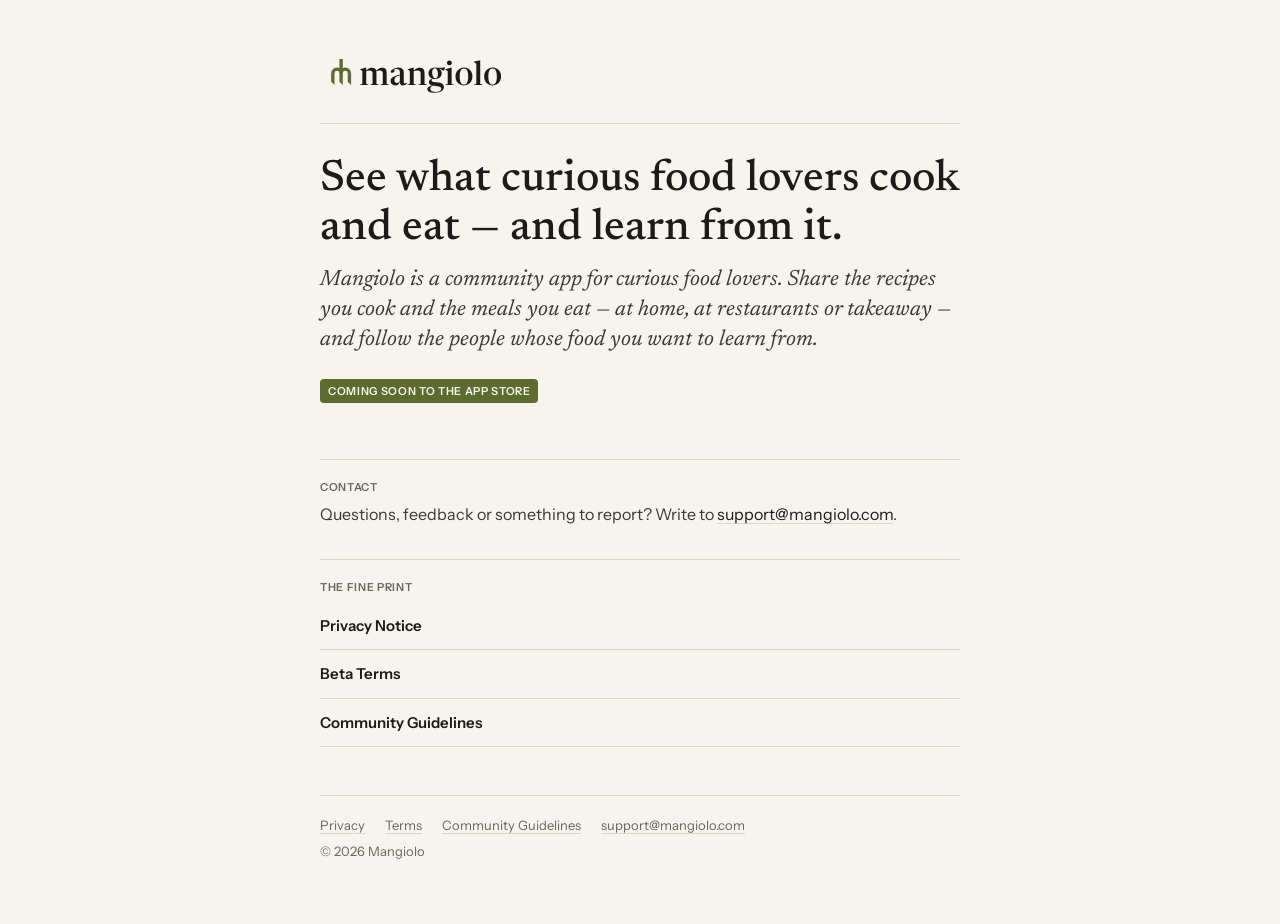
<file: index.html>
<!doctype html>
<html lang="en">
<head>
<meta charset="utf-8">
<meta name="viewport" content="width=device-width, initial-scale=1">
<title>Mangiolo</title>
<meta name="description" content="See what curious food lovers cook and eat — and learn from it.">
<link rel="icon" href="/favicon.svg" type="image/svg+xml">
<link rel="icon" href="/favicon.png" type="image/png">
<link rel="apple-touch-icon" href="/apple-touch-icon.png">
<link rel="stylesheet" href="/assets/style.css">
</head>
<body>
<div class="page">
<header class="site-header"><a class="lockup" href="/" aria-label="Mangiolo home"><img src="/assets/mangiolo-lockup.svg" alt="Mangiolo"></a></header>
<main>
<h1>See what curious food lovers cook and eat — and learn from it.</h1>
<p class="lead">Mangiolo is a community app for curious food lovers. Share the recipes you cook and the meals you eat — at home, at restaurants or takeaway — and follow the people whose food you want to learn from.</p>
<span class="badge">Coming soon to the App Store</span>

<div class="section">
<p class="overline">Contact</p>
<p>Questions, feedback or something to report? Write to <a href="mailto:support@mangiolo.com">support@mangiolo.com</a>.</p>
</div>

<div class="section">
<p class="overline">The fine print</p>
<ul class="links">
<li><a href="/privacy">Privacy Notice</a></li>
<li><a href="/terms">Beta Terms</a></li>
<li><a href="/guidelines">Community Guidelines</a></li>
</ul>
</div>
</main>
<footer class="site-footer">
<nav><a href="/privacy">Privacy</a><a href="/terms">Terms</a><a href="/guidelines">Community Guidelines</a><a href="mailto:support@mangiolo.com">support@mangiolo.com</a></nav>
<p>© 2026 Mangiolo</p>
</footer>
</div>
</body>
</html>
</file>
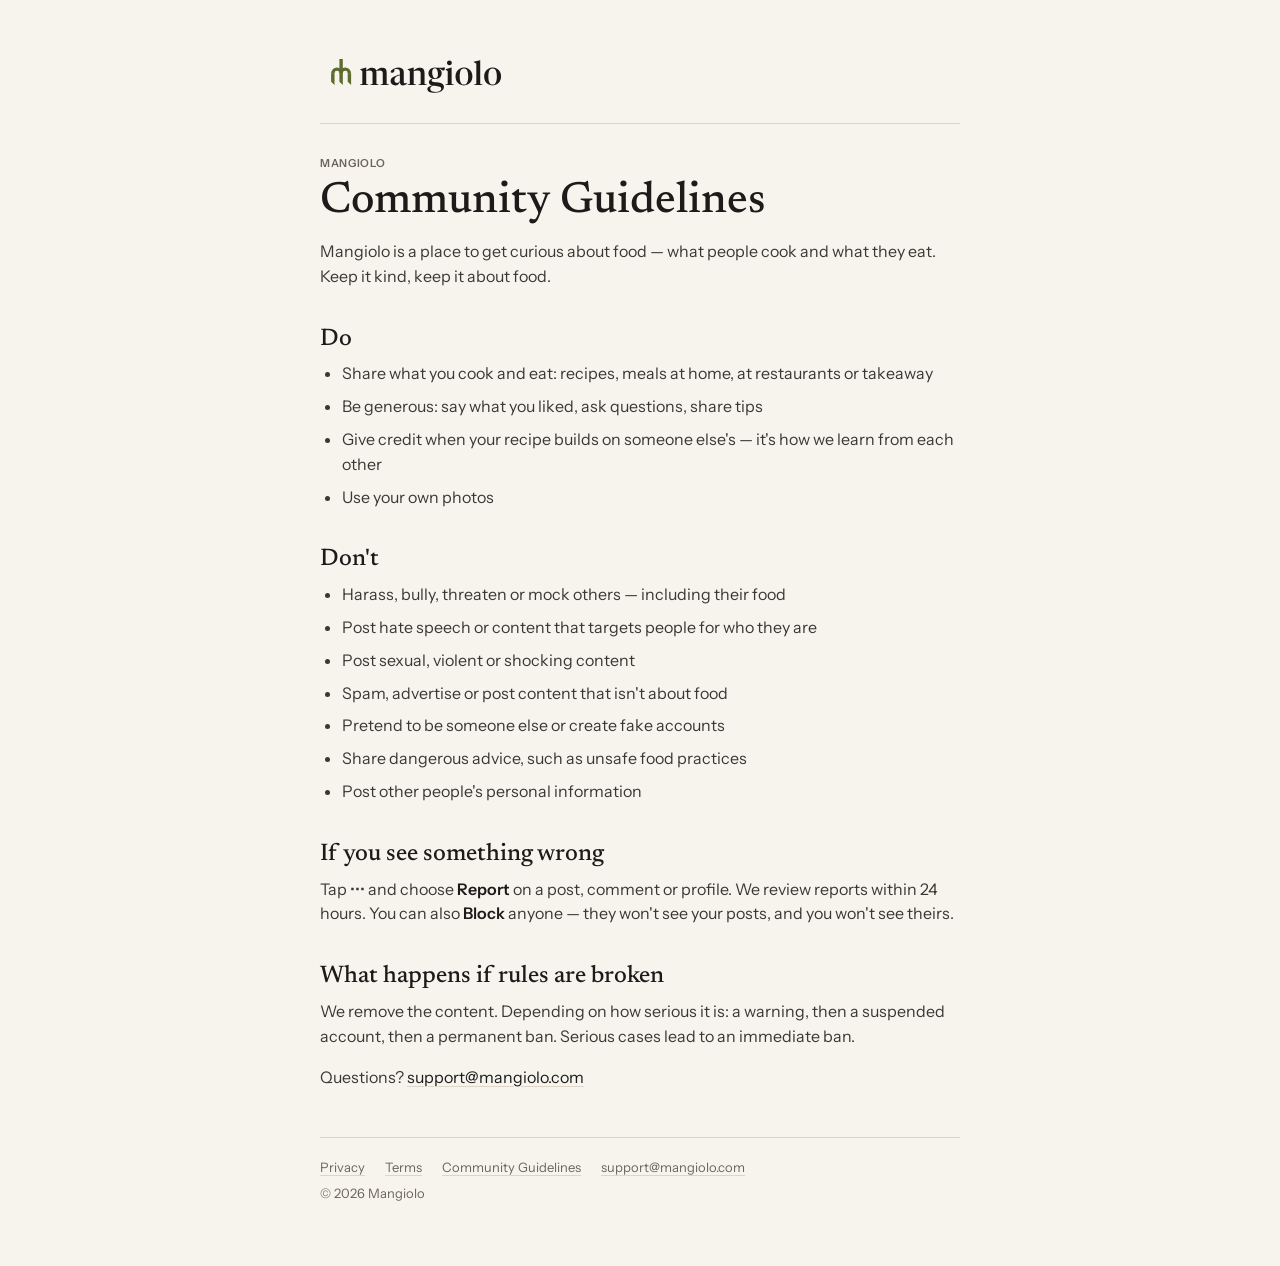
<file: guidelines/index.html>
<!doctype html>
<html lang="en">
<head>
<meta charset="utf-8">
<meta name="viewport" content="width=device-width, initial-scale=1">
<title>Community Guidelines · Mangiolo</title>
<meta name="description" content="How we keep Mangiolo kind and about food.">
<link rel="icon" href="/favicon.svg" type="image/svg+xml">
<link rel="icon" href="/favicon.png" type="image/png">
<link rel="apple-touch-icon" href="/apple-touch-icon.png">
<link rel="stylesheet" href="/assets/style.css">
</head>
<body>
<div class="page">
<header class="site-header"><a class="lockup" href="/" aria-label="Mangiolo home"><img src="/assets/mangiolo-lockup.svg" alt="Mangiolo"></a></header>
<main>
<p class="overline">Mangiolo</p>
<h1>Community Guidelines</h1>
<p>Mangiolo is a place to get curious about food — what people cook and what they eat. Keep it kind, keep it about food.</p>

<h2>Do</h2>
<ul>
<li>Share what you cook and eat: recipes, meals at home, at restaurants or takeaway</li>
<li>Be generous: say what you liked, ask questions, share tips</li>
<li>Give credit when your recipe builds on someone else's — it's how we learn from each other</li>
<li>Use your own photos</li>
</ul>

<h2>Don't</h2>
<ul>
<li>Harass, bully, threaten or mock others — including their food</li>
<li>Post hate speech or content that targets people for who they are</li>
<li>Post sexual, violent or shocking content</li>
<li>Spam, advertise or post content that isn't about food</li>
<li>Pretend to be someone else or create fake accounts</li>
<li>Share dangerous advice, such as unsafe food practices</li>
<li>Post other people's personal information</li>
</ul>

<h2>If you see something wrong</h2>
<p>Tap ••• and choose <strong>Report</strong> on a post, comment or profile. We review reports within 24 hours. You can also <strong>Block</strong> anyone — they won't see your posts, and you won't see theirs.</p>

<h2>What happens if rules are broken</h2>
<p>We remove the content. Depending on how serious it is: a warning, then a suspended account, then a permanent ban. Serious cases lead to an immediate ban.</p>
<p>Questions? <a href="mailto:support@mangiolo.com">support@mangiolo.com</a></p>
</main>
<footer class="site-footer">
<nav><a href="/privacy">Privacy</a><a href="/terms">Terms</a><a href="/guidelines">Community Guidelines</a><a href="mailto:support@mangiolo.com">support@mangiolo.com</a></nav>
<p>© 2026 Mangiolo</p>
</footer>
</div>
</body>
</html>
</file>
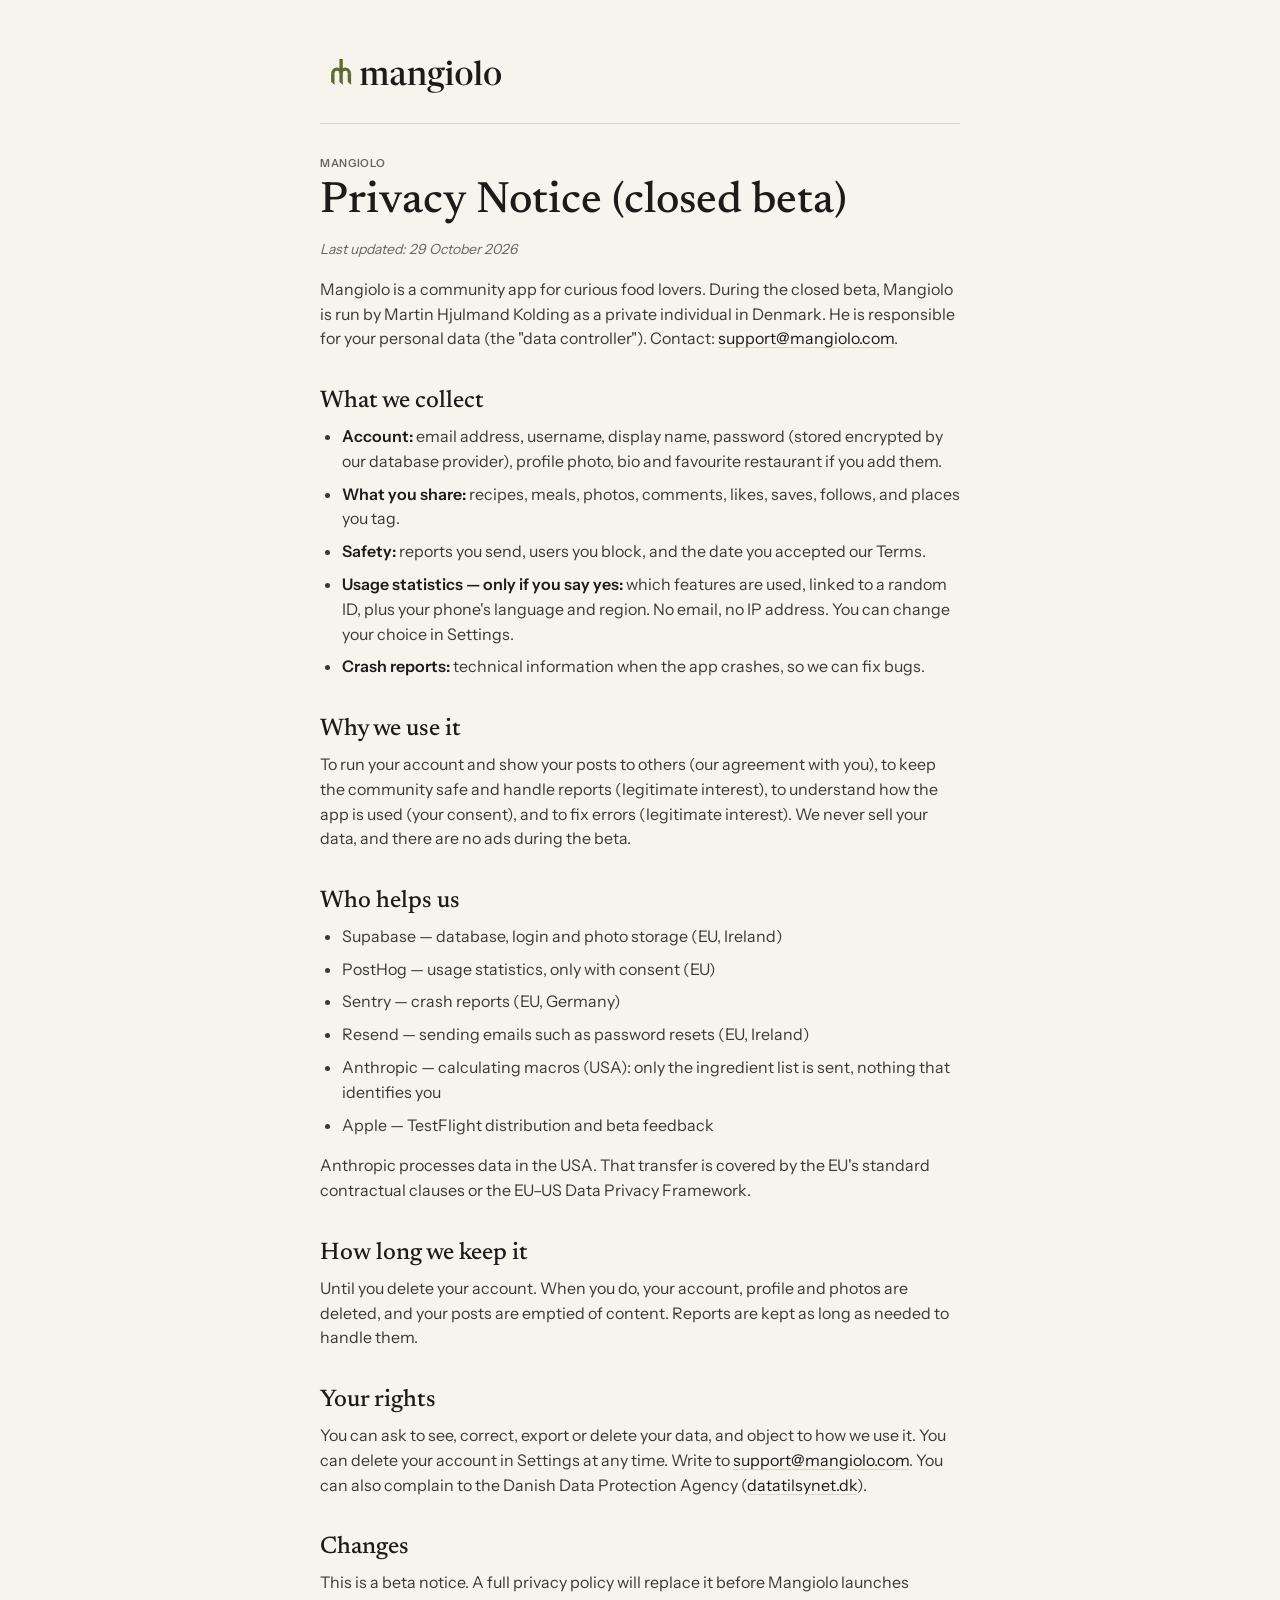
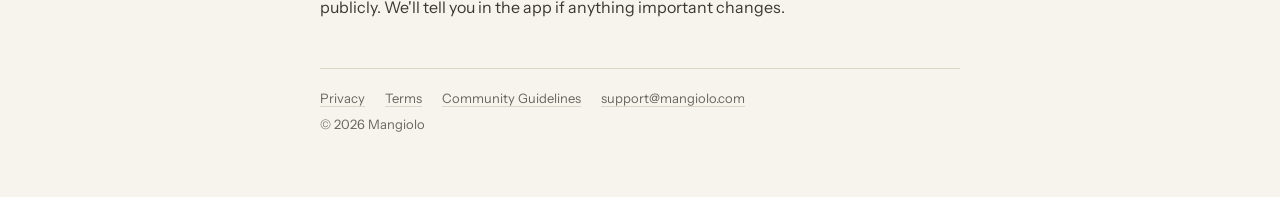
<file: privacy/index.html>
<!doctype html>
<html lang="en">
<head>
<meta charset="utf-8">
<meta name="viewport" content="width=device-width, initial-scale=1">
<title>Privacy Notice · Mangiolo</title>
<meta name="description" content="How Mangiolo handles your personal data during the closed beta.">
<link rel="icon" href="/favicon.svg" type="image/svg+xml">
<link rel="icon" href="/favicon.png" type="image/png">
<link rel="apple-touch-icon" href="/apple-touch-icon.png">
<link rel="stylesheet" href="/assets/style.css">
</head>
<body>
<div class="page">
<header class="site-header"><a class="lockup" href="/" aria-label="Mangiolo home"><img src="/assets/mangiolo-lockup.svg" alt="Mangiolo"></a></header>
<main>
<p class="overline">Mangiolo</p>
<h1>Privacy Notice (closed beta)</h1>
<p class="updated"><em>Last updated: 29 October 2026</em></p>
<p>Mangiolo is a community app for curious food lovers. During the closed beta, Mangiolo is run by Martin Hjulmand Kolding as a private individual in Denmark. He is responsible for your personal data (the "data controller"). Contact: <a href="mailto:support@mangiolo.com">support@mangiolo.com</a>.</p>

<h2>What we collect</h2>
<ul>
<li><strong>Account:</strong> email address, username, display name, password (stored encrypted by our database provider), profile photo, bio and favourite restaurant if you add them.</li>
<li><strong>What you share:</strong> recipes, meals, photos, comments, likes, saves, follows, and places you tag.</li>
<li><strong>Safety:</strong> reports you send, users you block, and the date you accepted our Terms.</li>
<li><strong>Usage statistics — only if you say yes:</strong> which features are used, linked to a random ID, plus your phone's language and region. No email, no IP address. You can change your choice in Settings.</li>
<li><strong>Crash reports:</strong> technical information when the app crashes, so we can fix bugs.</li>
</ul>

<h2>Why we use it</h2>
<p>To run your account and show your posts to others (our agreement with you), to keep the community safe and handle reports (legitimate interest), to understand how the app is used (your consent), and to fix errors (legitimate interest). We never sell your data, and there are no ads during the beta.</p>

<h2>Who helps us</h2>
<ul>
<li>Supabase — database, login and photo storage (EU, Ireland)</li>
<li>PostHog — usage statistics, only with consent (EU)</li>
<li>Sentry — crash reports (EU, Germany)</li>
<li>Resend — sending emails such as password resets (EU, Ireland)</li>
<li>Anthropic — calculating macros (USA): only the ingredient list is sent, nothing that identifies you</li>
<li>Apple — TestFlight distribution and beta feedback</li>
</ul>
<p>Anthropic processes data in the USA. That transfer is covered by the EU's standard contractual clauses or the EU–US Data Privacy Framework.</p>

<h2>How long we keep it</h2>
<p>Until you delete your account. When you do, your account, profile and photos are deleted, and your posts are emptied of content. Reports are kept as long as needed to handle them.</p>

<h2>Your rights</h2>
<p>You can ask to see, correct, export or delete your data, and object to how we use it. You can delete your account in Settings at any time. Write to <a href="mailto:support@mangiolo.com">support@mangiolo.com</a>. You can also complain to the Danish Data Protection Agency (<a href="https://www.datatilsynet.dk">datatilsynet.dk</a>).</p>

<h2>Changes</h2>
<p>This is a beta notice. A full privacy policy will replace it before Mangiolo launches publicly. We'll tell you in the app if anything important changes.</p>
</main>
<footer class="site-footer">
<nav><a href="/privacy">Privacy</a><a href="/terms">Terms</a><a href="/guidelines">Community Guidelines</a><a href="mailto:support@mangiolo.com">support@mangiolo.com</a></nav>
<p>© 2026 Mangiolo</p>
</footer>
</div>
</body>
</html>
</file>
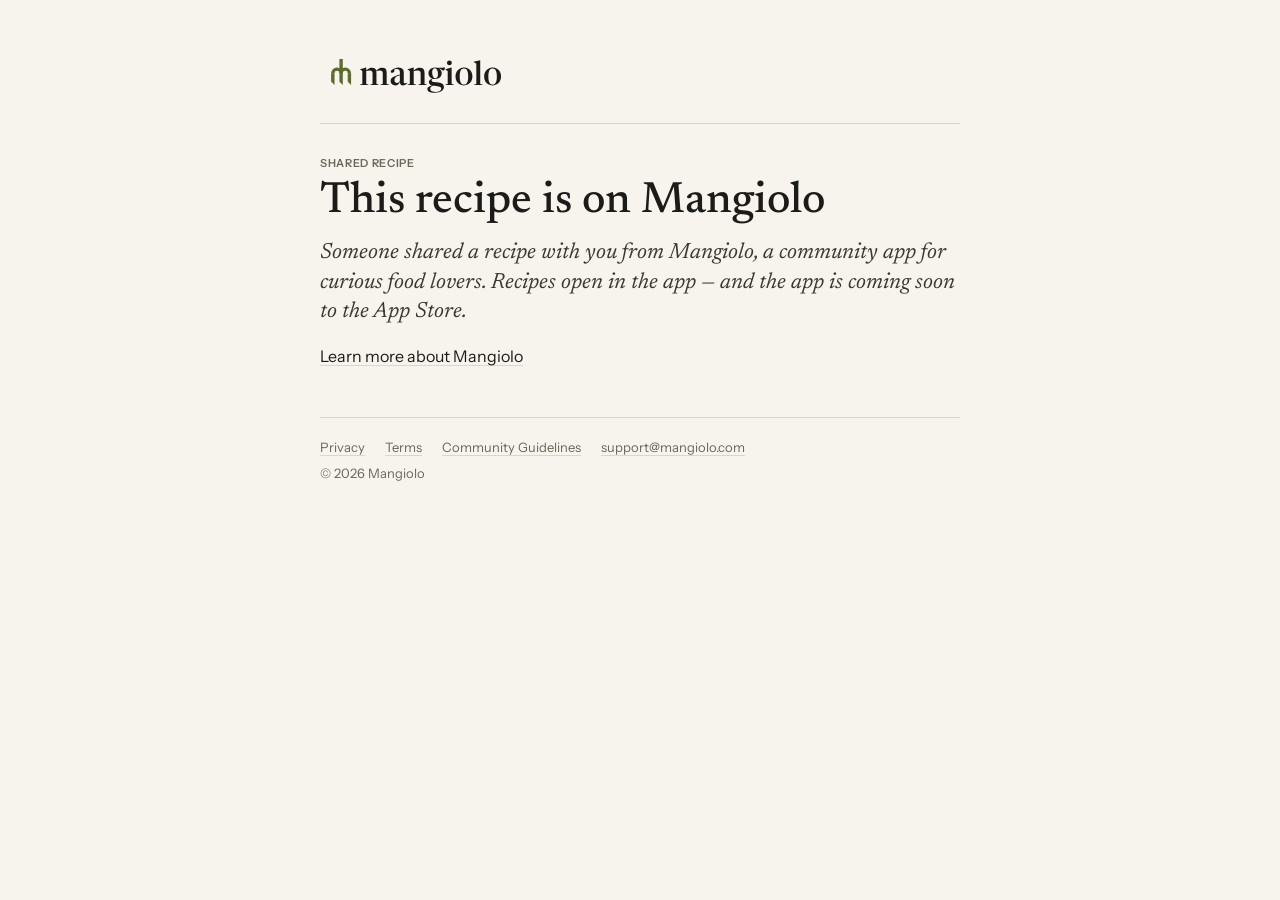
<file: recipe/index.html>
<!doctype html>
<html lang="en">
<head>
<meta charset="utf-8">
<meta name="viewport" content="width=device-width, initial-scale=1">
<title>This recipe is on Mangiolo</title>
<meta name="description" content="Someone shared a recipe with you from Mangiolo.">
<link rel="icon" href="/favicon.svg" type="image/svg+xml">
<link rel="icon" href="/favicon.png" type="image/png">
<link rel="apple-touch-icon" href="/apple-touch-icon.png">
<link rel="stylesheet" href="/assets/style.css">
</head>
<body>
<div class="page">
<header class="site-header"><a class="lockup" href="/" aria-label="Mangiolo home"><img src="/assets/mangiolo-lockup.svg" alt="Mangiolo"></a></header>
<main>
<p class="overline">Shared recipe</p>
<h1>This recipe is on Mangiolo</h1>
<p class="lead">Someone shared a recipe with you from Mangiolo, a community app for curious food lovers. Recipes open in the app — and the app is coming soon to the App Store.</p>
<p><a href="/">Learn more about Mangiolo</a></p>
</main>
<footer class="site-footer">
<nav><a href="/privacy">Privacy</a><a href="/terms">Terms</a><a href="/guidelines">Community Guidelines</a><a href="mailto:support@mangiolo.com">support@mangiolo.com</a></nav>
<p>© 2026 Mangiolo</p>
</footer>
</div>
</body>
</html>
</file>
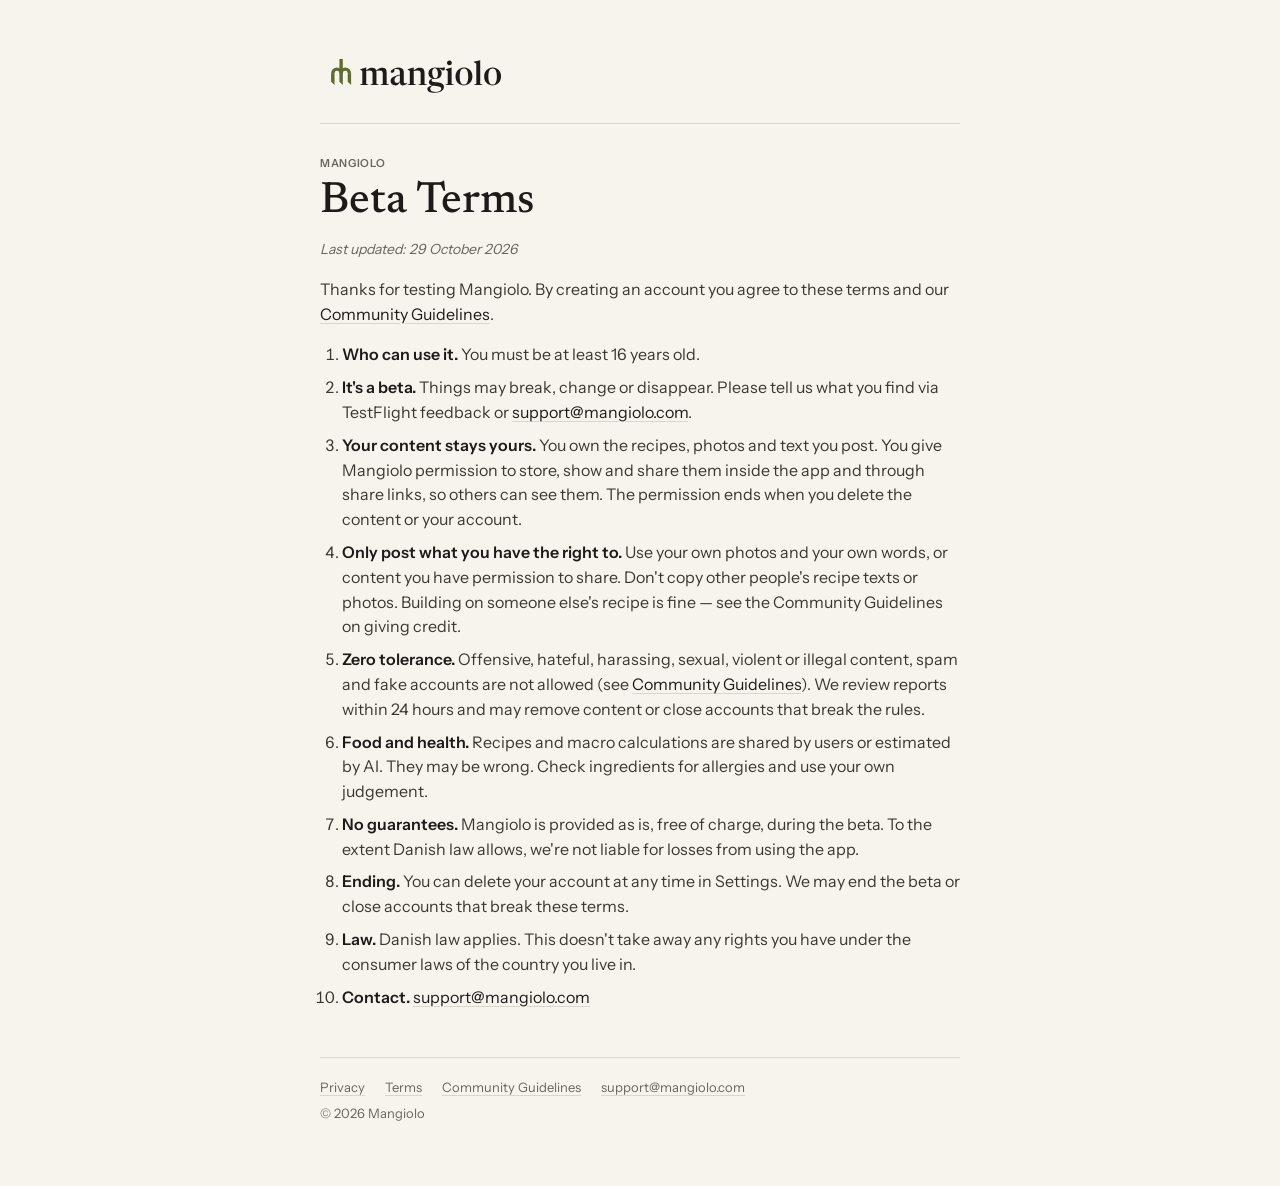
<file: terms/index.html>
<!doctype html>
<html lang="en">
<head>
<meta charset="utf-8">
<meta name="viewport" content="width=device-width, initial-scale=1">
<title>Beta Terms · Mangiolo</title>
<meta name="description" content="The terms for testing Mangiolo during the closed beta.">
<link rel="icon" href="/favicon.svg" type="image/svg+xml">
<link rel="icon" href="/favicon.png" type="image/png">
<link rel="apple-touch-icon" href="/apple-touch-icon.png">
<link rel="stylesheet" href="/assets/style.css">
</head>
<body>
<div class="page">
<header class="site-header"><a class="lockup" href="/" aria-label="Mangiolo home"><img src="/assets/mangiolo-lockup.svg" alt="Mangiolo"></a></header>
<main>
<p class="overline">Mangiolo</p>
<h1>Beta Terms</h1>
<p class="updated"><em>Last updated: 29 October 2026</em></p>
<p>Thanks for testing Mangiolo. By creating an account you agree to these terms and our <a href="/guidelines">Community Guidelines</a>.</p>
<ol>
<li><strong>Who can use it.</strong> You must be at least 16 years old.</li>
<li><strong>It's a beta.</strong> Things may break, change or disappear. Please tell us what you find via TestFlight feedback or <a href="mailto:support@mangiolo.com">support@mangiolo.com</a>.</li>
<li><strong>Your content stays yours.</strong> You own the recipes, photos and text you post. You give Mangiolo permission to store, show and share them inside the app and through share links, so others can see them. The permission ends when you delete the content or your account.</li>
<li><strong>Only post what you have the right to.</strong> Use your own photos and your own words, or content you have permission to share. Don't copy other people's recipe texts or photos. Building on someone else's recipe is fine — see the Community Guidelines on giving credit.</li>
<li><strong>Zero tolerance.</strong> Offensive, hateful, harassing, sexual, violent or illegal content, spam and fake accounts are not allowed (see <a href="/guidelines">Community Guidelines</a>). We review reports within 24 hours and may remove content or close accounts that break the rules.</li>
<li><strong>Food and health.</strong> Recipes and macro calculations are shared by users or estimated by AI. They may be wrong. Check ingredients for allergies and use your own judgement.</li>
<li><strong>No guarantees.</strong> Mangiolo is provided as is, free of charge, during the beta. To the extent Danish law allows, we're not liable for losses from using the app.</li>
<li><strong>Ending.</strong> You can delete your account at any time in Settings. We may end the beta or close accounts that break these terms.</li>
<li><strong>Law.</strong> Danish law applies. This doesn't take away any rights you have under the consumer laws of the country you live in.</li>
<li><strong>Contact.</strong> <a href="mailto:support@mangiolo.com">support@mangiolo.com</a></li>
</ol>
</main>
<footer class="site-footer">
<nav><a href="/privacy">Privacy</a><a href="/terms">Terms</a><a href="/guidelines">Community Guidelines</a><a href="mailto:support@mangiolo.com">support@mangiolo.com</a></nav>
<p>© 2026 Mangiolo</p>
</footer>
</div>
</body>
</html>
</file>
<file: assets/style.css>
/* Mangiolo – Notebook-udtrykket. Tokens fra Notion: Design & UI-principper */

@font-face { font-family: 'Newsreader'; font-weight: 400; font-style: normal; font-display: swap; src: url('fonts/Newsreader_400Regular.ttf') format('truetype'); }
@font-face { font-family: 'Newsreader'; font-weight: 500; font-style: normal; font-display: swap; src: url('fonts/Newsreader_500Medium.ttf') format('truetype'); }
@font-face { font-family: 'Newsreader'; font-weight: 400; font-style: italic; font-display: swap; src: url('fonts/Newsreader_400Regular_Italic.ttf') format('truetype'); }
@font-face { font-family: 'Instrument Sans'; font-weight: 400; font-style: normal; font-display: swap; src: url('fonts/InstrumentSans_400Regular.ttf') format('truetype'); }
@font-face { font-family: 'Instrument Sans'; font-weight: 600; font-style: normal; font-display: swap; src: url('fonts/InstrumentSans_600SemiBold.ttf') format('truetype'); }

:root {
  --bg: #F7F4EE;
  --surface: #EDE7DB;
  --text: #1C1B19;
  --text-body: #3A3832;
  --text-muted: #6B665C;
  --line: #DDD6C8;
  --recipe: #5E6B2E;
  --serif: 'Newsreader', Georgia, serif;
  --sans: 'Instrument Sans', -apple-system, system-ui, sans-serif;
  color-scheme: light;
}

* { box-sizing: border-box; }

html { -webkit-text-size-adjust: 100%; }

body {
  margin: 0;
  background: var(--bg);
  color: var(--text-body);
  font-family: var(--sans);
  font-size: 16px;
  line-height: 1.55;
}

.page {
  max-width: 680px;
  margin: 0 auto;
  padding: 32px 20px 48px;
}

.site-header {
  padding-bottom: 20px;
  border-bottom: 1px solid var(--line);
}

.lockup { display: inline-block; line-height: 0; }
.lockup img { height: 40px; width: auto; }

main { padding-top: 32px; }

h1, h2 {
  font-family: var(--serif);
  font-weight: 500;
  color: var(--text);
  margin: 0;
}

h1 { font-size: 36px; line-height: 1.12; margin-bottom: 12px; }
h2 { font-size: 24px; line-height: 1.2; margin: 36px 0 8px; }

p, ul, ol { margin: 0 0 16px; }
ul, ol { padding-left: 22px; }
li { margin-bottom: 8px; }
strong { color: var(--text); font-weight: 600; }

a { color: var(--text); text-decoration-color: var(--line); text-underline-offset: 3px; }
a:hover { text-decoration-color: var(--text); }

.lead {
  font-family: var(--serif);
  font-style: italic;
  font-size: 22px;
  line-height: 1.35;
  color: var(--text-body);
}

.overline {
  font-size: 11px;
  line-height: 14px;
  font-weight: 600;
  letter-spacing: 0.06em;
  text-transform: uppercase;
  color: var(--text-muted);
  margin: 0 0 8px;
}

.updated { color: var(--text-muted); font-size: 14px; }

.badge {
  display: inline-block;
  background: var(--recipe);
  color: var(--bg);
  font-size: 11px;
  line-height: 14px;
  font-weight: 600;
  letter-spacing: 0.06em;
  text-transform: uppercase;
  padding: 5px 8px;
  border-radius: 4px;
  margin: 8px 0 24px;
}

.section {
  border-top: 1px solid var(--line);
  padding-top: 20px;
  margin-top: 32px;
}

.links { list-style: none; padding: 0; margin: 0; }
.links li { margin: 0; border-bottom: 1px solid var(--line); }
.links a {
  display: block;
  padding: 12px 0;
  font-weight: 600;
  font-size: 15px;
  text-decoration: none;
}

.site-footer {
  margin-top: 48px;
  padding-top: 20px;
  border-top: 1px solid var(--line);
  font-size: 13px;
  line-height: 18px;
  color: var(--text-muted);
}
.site-footer nav { display: flex; flex-wrap: wrap; gap: 4px 20px; margin-bottom: 8px; }
.site-footer a { color: var(--text-muted); }

@media (min-width: 640px) {
  .page { padding-top: 48px; }
  h1 { font-size: 44px; }
  .lockup img { height: 48px; }
}
</file>
